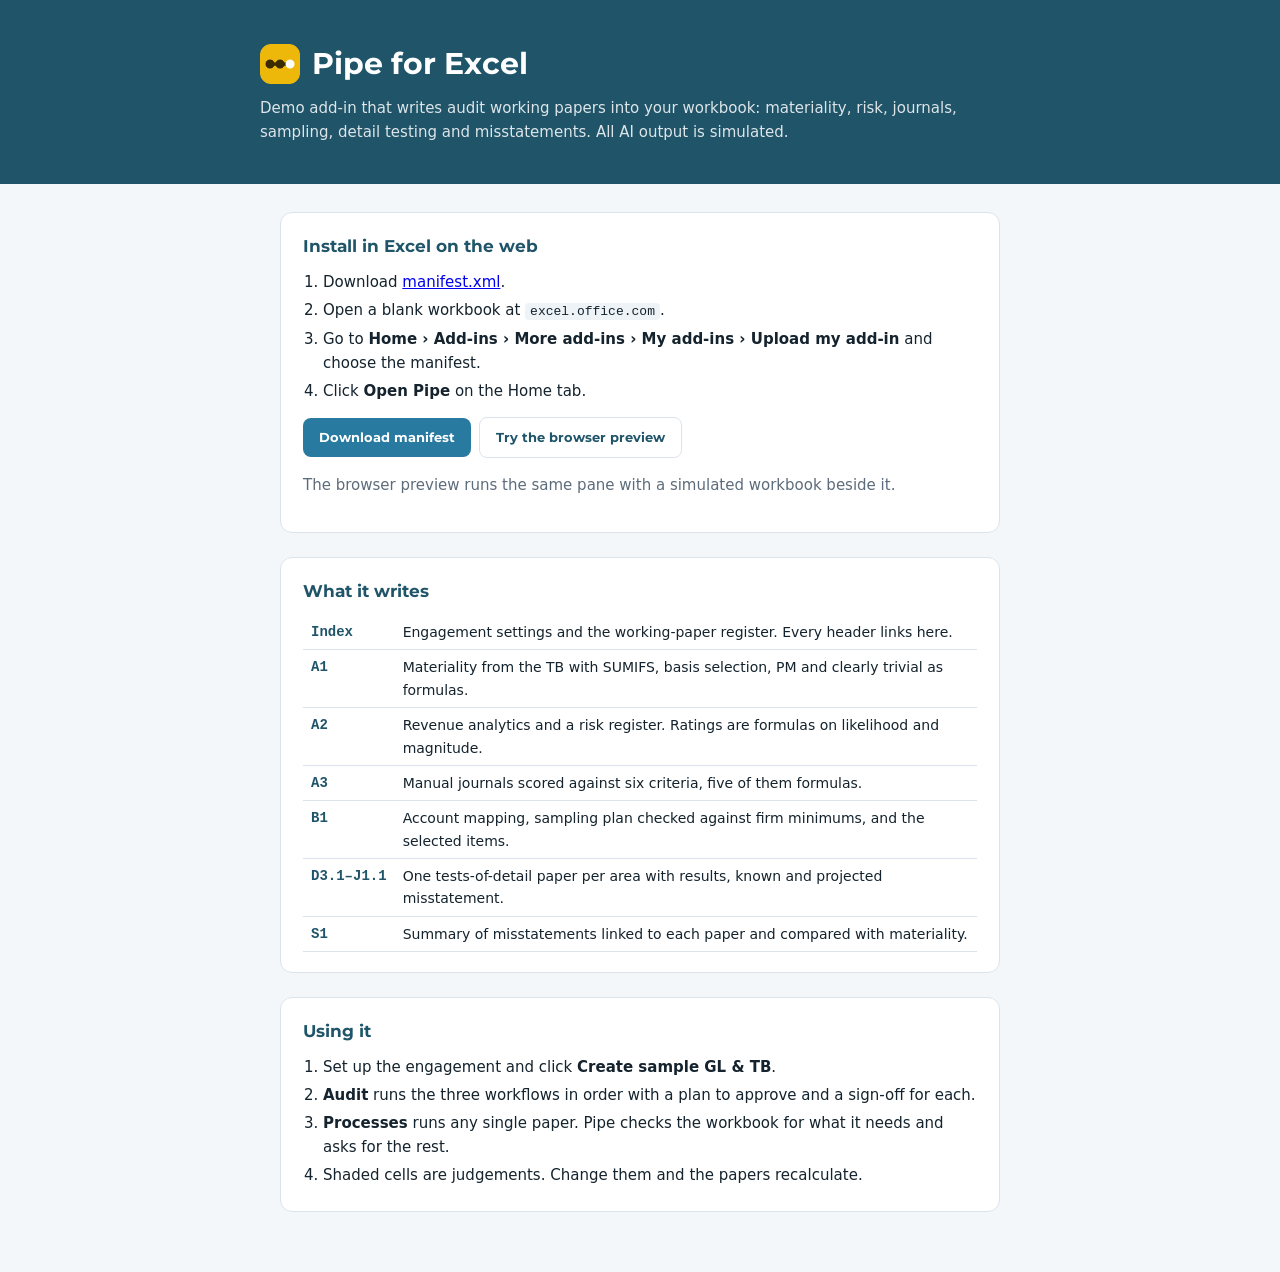
<file: index.html>
<!doctype html>
<html lang="en">
<head>
<meta charset="utf-8">
<meta name="viewport" content="width=device-width, initial-scale=1">
<title>Pipe for Excel</title>
<link rel="stylesheet" href="https://fonts.googleapis.com/css2?family=Montserrat:wght@600;700;800&display=swap">
<style>
:root{--bg:#f3f7fa;--fg:#14232d;--muted:#5d6c7b;--brand:#297aa0;--ink:#1f5469;--gold:#eeb80b;--line:#dbe4ec}
*{box-sizing:border-box}
body{margin:0;background:var(--bg);color:var(--fg);font:15px/1.6 'Segoe UI',system-ui,sans-serif}
header{background:var(--ink);color:#fff;padding:40px max(20px,env(safe-area-inset-left))}
header div,main{max-width:760px;margin:0 auto}
h1,h2{font-family:Montserrat,system-ui,sans-serif;margin:0}
h1{font-size:30px;display:flex;align-items:center;gap:12px}
header p{opacity:.85;margin:8px 0 0}
main{padding:28px max(20px,env(safe-area-inset-left)) 60px;display:flex;flex-direction:column;gap:24px}
section{background:#fff;border:1px solid var(--line);border-radius:12px;padding:20px 22px}
h2{font-size:17px;margin-bottom:10px;color:var(--ink)}
ol{margin:0;padding-left:20px}
li{margin:4px 0}
code{background:#eef3f7;padding:1px 5px;border-radius:4px;font-size:13px}
a.btn{display:inline-block;background:var(--brand);color:#fff;text-decoration:none;font-family:Montserrat,sans-serif;font-weight:700;font-size:13px;padding:9px 16px;border-radius:8px;margin-right:8px}
a.btn.alt{background:#fff;color:var(--ink);border:1px solid var(--line)}
.muted{color:var(--muted)}
table{border-collapse:collapse;width:100%;font-size:14px}
td{padding:6px 8px;border-bottom:1px solid var(--line);vertical-align:top}
td:first-child{font-family:Consolas,monospace;font-weight:700;color:var(--ink);white-space:nowrap}
</style>
</head>
<body>
<header><div>
  <h1><img src="assets/icon-64.png" width="40" height="40" alt="">Pipe for Excel</h1>
  <p>Demo add-in that writes audit working papers into your workbook: materiality, risk, journals, sampling, detail testing and misstatements. All AI output is simulated.</p>
</div></header>
<main>
  <section>
    <h2>Install in Excel on the web</h2>
    <ol>
      <li>Download <a href="manifest.xml" download>manifest.xml</a>.</li>
      <li>Open a blank workbook at <code>excel.office.com</code>.</li>
      <li>Go to <b>Home › Add-ins › More add-ins › My add-ins › Upload my add-in</b> and choose the manifest.</li>
      <li>Click <b>Open Pipe</b> on the Home tab.</li>
    </ol>
    <p style="margin-top:14px"><a class="btn" href="manifest.xml" download>Download manifest</a><a class="btn alt" href="taskpane.html">Try the browser preview</a></p>
    <p class="muted">The browser preview runs the same pane with a simulated workbook beside it.</p>
  </section>
  <section>
    <h2>What it writes</h2>
    <table>
      <tr><td>Index</td><td>Engagement settings and the working-paper register. Every header links here.</td></tr>
      <tr><td>A1</td><td>Materiality from the TB with SUMIFS, basis selection, PM and clearly trivial as formulas.</td></tr>
      <tr><td>A2</td><td>Revenue analytics and a risk register. Ratings are formulas on likelihood and magnitude.</td></tr>
      <tr><td>A3</td><td>Manual journals scored against six criteria, five of them formulas.</td></tr>
      <tr><td>B1</td><td>Account mapping, sampling plan checked against firm minimums, and the selected items.</td></tr>
      <tr><td>D3.1–J1.1</td><td>One tests-of-detail paper per area with results, known and projected misstatement.</td></tr>
      <tr><td>S1</td><td>Summary of misstatements linked to each paper and compared with materiality.</td></tr>
    </table>
  </section>
  <section>
    <h2>Using it</h2>
    <ol>
      <li>Set up the engagement and click <b>Create sample GL &amp; TB</b>.</li>
      <li><b>Audit</b> runs the three workflows in order with a plan to approve and a sign-off for each.</li>
      <li><b>Processes</b> runs any single paper. Pipe checks the workbook for what it needs and asks for the rest.</li>
      <li>Shaded cells are judgements. Change them and the papers recalculate.</li>
    </ol>
  </section>
</main>
</body>
</html>
</file>
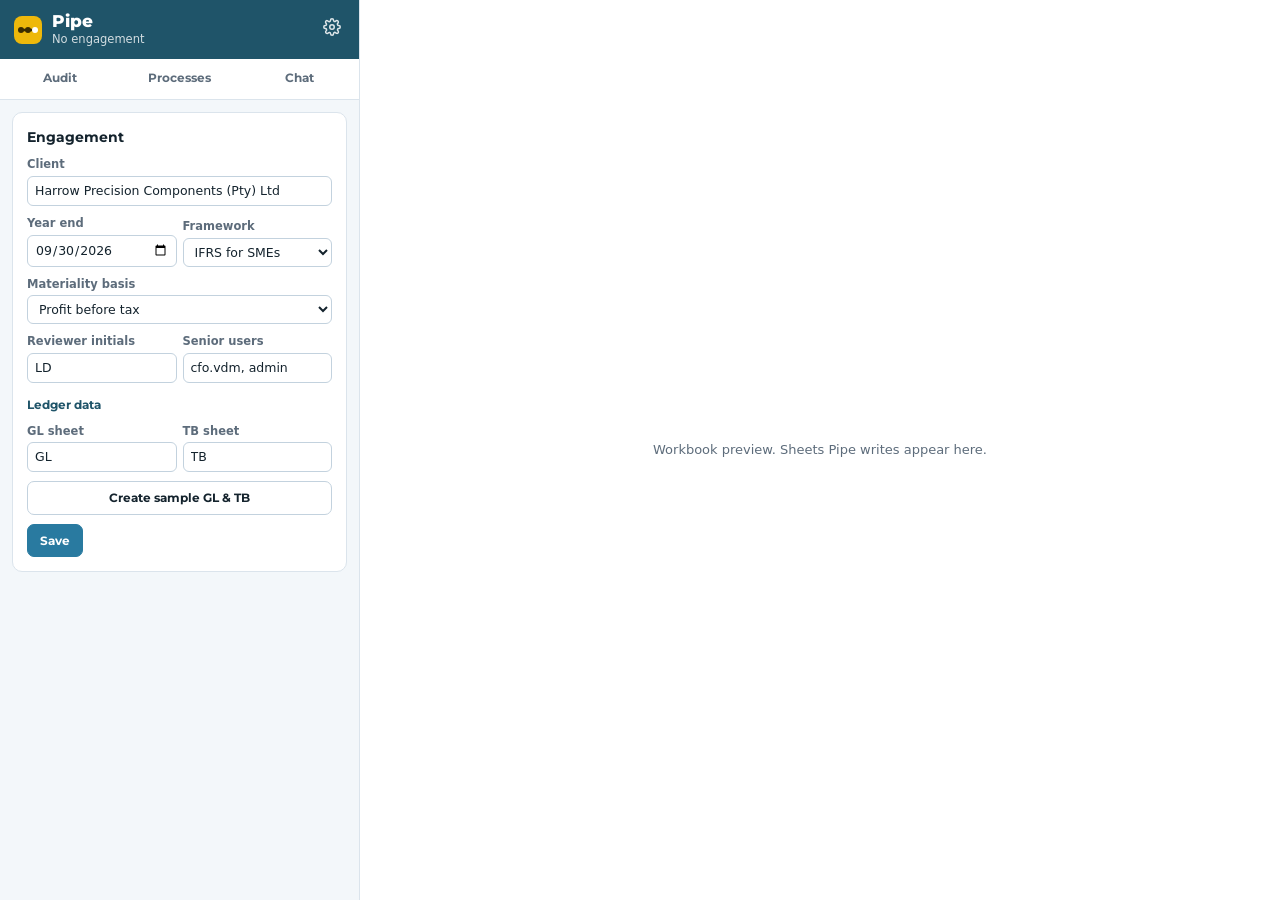
<file: taskpane.html>
<!doctype html>
<html lang="en">
<head>
<meta charset="utf-8">
<meta name="viewport" content="width=device-width, initial-scale=1">
<title>Pipe</title>
<link rel="preconnect" href="https://fonts.googleapis.com">
<link rel="stylesheet" href="https://fonts.googleapis.com/css2?family=Montserrat:wght@600;700;800&display=swap">
<link rel="stylesheet" href="taskpane.css">
<script src="https://appsforoffice.microsoft.com/lib/1/hosted/office.js"></script>
</head>
<body>
<div id="app">
  <div class="pane">
    <header class="top">
      <svg width="28" height="28" viewBox="0 0 28 28" aria-hidden="true"><rect width="28" height="28" rx="8" fill="#eeb80b"/><path d="M6 14h16" stroke="#3b2c00" stroke-width="2.4" stroke-linecap="round"/><circle cx="7" cy="14" r="3" fill="#3b2c00"/><circle cx="14" cy="14" r="3" fill="#3b2c00"/><circle cx="21" cy="14" r="3" fill="#fff"/></svg>
      <div class="brand"><b>Pipe</b><span id="client">No engagement</span></div>
      <button class="icon" data-act="open-setup" title="Engagement settings" aria-label="Engagement settings">
        <svg width="18" height="18" viewBox="0 0 24 24" fill="none" stroke="currentColor" stroke-width="2"><circle cx="12" cy="12" r="3"/><path d="M19.4 15a1.7 1.7 0 0 0 .3 1.8l.1.1a2 2 0 1 1-2.8 2.8l-.1-.1a1.7 1.7 0 0 0-1.8-.3 1.7 1.7 0 0 0-1 1.5V21a2 2 0 1 1-4 0v-.1a1.7 1.7 0 0 0-1.1-1.5 1.7 1.7 0 0 0-1.8.3l-.1.1a2 2 0 1 1-2.8-2.8l.1-.1a1.7 1.7 0 0 0 .3-1.8 1.7 1.7 0 0 0-1.5-1H3a2 2 0 1 1 0-4h.1a1.7 1.7 0 0 0 1.5-1.1 1.7 1.7 0 0 0-.3-1.8l-.1-.1a2 2 0 1 1 2.8-2.8l.1.1a1.7 1.7 0 0 0 1.8.3H9a1.7 1.7 0 0 0 1-1.5V3a2 2 0 1 1 4 0v.1a1.7 1.7 0 0 0 1 1.5 1.7 1.7 0 0 0 1.8-.3l.1-.1a2 2 0 1 1 2.8 2.8l-.1.1a1.7 1.7 0 0 0-.3 1.8V9a1.7 1.7 0 0 0 1.5 1H21a2 2 0 1 1 0 4h-.1a1.7 1.7 0 0 0-1.5 1z"/></svg>
      </button>
    </header>
    <nav class="tabs">
      <button data-act="tab" data-tab="audit">Audit</button>
      <button data-act="tab" data-tab="procs">Processes</button>
      <button data-act="tab" data-tab="chat">Chat</button>
    </nav>
    <main id="main"></main>
    <div class="toast" id="toast" role="status"></div>
  </div>
  <section id="preview" aria-label="Workbook preview"></section>
</div>
<script src="js/data.js"></script>
<script src="js/xl.js"></script>
<script src="js/wp.js"></script>
<script src="js/app.js"></script>
</body>
</html>
</file>
<file: taskpane.css>
:root{
  --bg:#f3f7fa; --surface:#fff; --line:#dbe4ec; --line-2:#c3d2de; --fg:#14232d; --muted:#5d6c7b;
  --brand:#297aa0; --brand-ink:#1f5469; --brand-soft:#e3eef5; --gold:#eeb80b; --gold-soft:#fdf3d3;
  --ok:#2f8f5b; --ok-soft:#e2f3ea; --warn:#a86b0c; --warn-soft:#fbefd9; --bad:#c62828;
  --display:'Montserrat',system-ui,-apple-system,'Segoe UI',sans-serif;
  --body:'Segoe UI',system-ui,-apple-system,Roboto,sans-serif;
}
*{box-sizing:border-box}
html,body{height:100%;margin:0}
body{font-family:var(--body);font-size:13px;line-height:1.45;color:var(--fg);background:var(--bg)}
button,input,select{font:inherit;color:inherit}
:focus-visible{outline:2px solid var(--brand);outline-offset:1px}
#app{height:100%;display:flex}
.pane{flex:1;display:flex;flex-direction:column;min-width:0;position:relative;background:var(--bg)}
body.preview .pane{flex:0 0 360px;border-right:1px solid var(--line)}
#preview{display:none}
body.preview #preview{display:flex;flex-direction:column;flex:1;min-width:0;background:#fff}
#app.busy{cursor:progress}
#app.busy .pane{opacity:.7;pointer-events:none}

.top{display:flex;align-items:center;gap:10px;padding:12px 14px;background:var(--brand-ink);color:#fff}
.brand{flex:1;min-width:0;display:flex;flex-direction:column}
.brand b{font-family:var(--display);font-weight:800;font-size:17px;line-height:1.1}
.brand span{font-size:11.5px;opacity:.8;white-space:nowrap;overflow:hidden;text-overflow:ellipsis}
.icon{background:none;border:0;color:#fff;opacity:.85;cursor:pointer;padding:4px;border-radius:6px}
.icon:hover{opacity:1;background:rgba(255,255,255,.12)}
.tabs{display:flex;background:var(--surface);border-bottom:1px solid var(--line)}
.tabs button{flex:1;border:0;background:none;padding:10px 4px;font-family:var(--display);font-weight:700;font-size:12px;color:var(--muted);cursor:pointer;border-bottom:2px solid transparent;position:relative}
.tabs button.on{color:var(--brand-ink);border-bottom-color:var(--brand)}
.tabs button.dot::after{content:"";position:absolute;top:8px;right:22%;width:7px;height:7px;border-radius:50%;background:var(--gold)}
#main{flex:1;overflow-y:auto;padding:12px;display:flex;flex-direction:column;gap:10px}

.btn{border:1px solid var(--line-2);background:var(--surface);border-radius:7px;padding:7px 12px;font-family:var(--display);font-weight:700;font-size:12px;cursor:pointer;white-space:nowrap}
.btn:hover{border-color:var(--brand)}
.btn.primary{background:var(--brand);border-color:var(--brand);color:#fff}
.btn.primary:hover{background:var(--brand-ink)}
.btn.ghost{border-color:transparent;background:none}
.btn.sm{padding:4px 9px;font-size:11.5px}
.link{border:0;background:none;color:var(--brand);font-weight:600;cursor:pointer;padding:0;font-size:12.5px}
.pill{font-size:10.5px;font-weight:700;border-radius:99px;padding:2px 8px;background:#eef3f7;color:var(--muted);white-space:nowrap}
.pill.ok{background:var(--ok-soft);color:var(--ok)} .pill.warn{background:var(--warn-soft);color:var(--warn)}
.pill.info{background:var(--brand-soft);color:var(--brand-ink)} .pill.ai{background:var(--gold-soft);color:#7a5c00}
.muted{color:var(--muted);margin:0}
.intro{font-size:12.5px}

.unit{background:var(--surface);border:1px solid var(--line);border-radius:10px;overflow:hidden}
.unit.locked{background:#f7f9fb}
.unit.review,.unit.plan,.unit.ctx{border-color:var(--brand)}
.unit header{display:flex;align-items:center;gap:10px;padding:11px 12px}
.unit.proc header{cursor:pointer}
.unit header > div{flex:1;min-width:0}
.unit header b{font-family:var(--display);font-weight:700;font-size:13px;display:block}
.unit header small{color:var(--muted);font-size:11px}
.unit .n{width:22px;height:22px;border-radius:50%;display:grid;place-items:center;background:var(--brand-soft);color:var(--brand-ink);font-family:var(--display);font-weight:700;font-size:11px;flex:none}
.unit.done .n{background:var(--ok);color:#fff}
.unit .ref{font-family:Consolas,monospace;font-size:11px;font-weight:700;color:var(--brand-ink);background:var(--brand-soft);border-radius:4px;padding:1px 6px;flex:none}
.ub{padding:0 12px 12px;display:flex;flex-direction:column;gap:10px}
.acts{display:flex;gap:6px;flex-wrap:wrap}
.res{margin:0;font-size:12.5px}
.signed{margin:0;color:var(--ok);font-weight:700;font-size:12px}
.chips{display:flex;gap:5px;flex-wrap:wrap}
.chip{border:1px solid var(--line-2);background:var(--surface);border-radius:99px;padding:2px 9px;font-size:11.5px;cursor:pointer}
.chip:hover{border-color:var(--brand);color:var(--brand-ink)}
.err{margin:0;color:var(--bad);font-size:12px}

.needs{list-style:none;margin:0;padding:0;display:flex;flex-direction:column;gap:8px}
.needs li{display:grid;grid-template-columns:18px minmax(0,1fr);gap:8px}
.needs i{width:18px;height:18px;border-radius:50%;display:grid;place-items:center;font-style:normal;font-size:10px;font-weight:700;background:var(--ok);color:#fff;margin-top:1px}
.needs li.ask i{background:var(--gold);color:#3b2c00}
.needs li > div{display:flex;flex-direction:column;gap:5px;min-width:0}
.needs b{font-weight:600}
.needs span{color:var(--muted);font-size:12px}
.needs .hint{font-size:12px}
.row{display:flex;gap:6px;flex-wrap:wrap;align-items:flex-end}
.row > *{flex:1;min-width:110px}
label{display:flex;flex-direction:column;gap:3px;font-size:11.5px;font-weight:600;color:var(--muted)}
input,select{border:1px solid var(--line-2);border-radius:6px;padding:5px 7px;background:#fff;font-size:12.5px;color:var(--fg);font-weight:400;min-width:0;width:100%}
.grid5{display:grid;grid-template-columns:repeat(auto-fill,minmax(96px,1fr));gap:6px}
table.mini{border-collapse:collapse;font-size:11.5px;width:100%}
table.mini th{text-align:left;color:var(--muted);font-weight:600;padding:2px}
table.mini td{padding:2px}
table.mini input{padding:3px 4px;font-size:11.5px}
.sizes{display:grid;grid-template-columns:repeat(auto-fill,minmax(70px,1fr));gap:6px;padding:8px;background:var(--gold-soft);border-radius:8px}
.sizes b{grid-column:1/-1;font-size:12px}
.sizes input{text-align:right}
.bar{height:5px;border-radius:9px;background:#eef3f7;overflow:hidden}
.bar i{display:block;height:100%;background:var(--gold);transition:width .3s}

.steps{margin:0;padding:0;list-style:none;display:flex;flex-direction:column;gap:5px;counter-reset:s}
.steps .grp{font-family:var(--display);font-weight:700;font-size:11px;color:var(--brand-ink);text-transform:uppercase;letter-spacing:.05em;margin-top:4px}
.steps li{counter-increment:s;padding-left:22px;position:relative;font-size:12.5px}
.steps li::before{content:counter(s);position:absolute;left:0;top:1px;width:16px;height:16px;border-radius:50%;background:var(--brand-soft);color:var(--brand-ink);font-size:9.5px;font-weight:700;display:grid;place-items:center}
.steps.live li{color:var(--muted)}
.steps.live li.d{color:var(--fg)}
.steps.live li.d::before{content:"✓";background:var(--ok);color:#fff}
.steps.live li.a{color:var(--fg);font-weight:600}
.steps.live li.a::before{content:"";border:2px solid var(--gold);border-top-color:transparent;background:none;animation:spin .8s linear infinite;width:12px;height:12px}
.spin{display:inline-block;width:11px;height:11px;border:2px solid var(--gold);border-top-color:transparent;border-radius:50%;animation:spin .8s linear infinite;margin-right:6px;vertical-align:-1px}
@keyframes spin{to{transform:rotate(360deg)}}

.setup{display:flex;flex-direction:column;gap:9px;background:var(--surface);border:1px solid var(--line);border-radius:10px;padding:14px}
.setup h2,.setup h3{margin:0;font-family:var(--display);font-size:14px}
.setup h3{font-size:12px;margin-top:4px;color:var(--brand-ink)}
.empty{text-align:center;padding:30px 10px;display:flex;flex-direction:column;align-items:center;gap:10px}

.chat{display:flex;flex-direction:column;gap:8px;flex:1;min-height:0;margin:-12px;padding:12px;height:calc(100% + 24px)}
.msgs{flex:1;overflow-y:auto;display:flex;flex-direction:column;gap:8px;min-height:0}
.m{max-width:90%;padding:8px 11px;border-radius:10px;font-size:12.5px}
.m p{margin:0} .m p + p{margin-top:5px}
.m .li{padding-left:12px;position:relative} .m .li::before{content:"•";position:absolute;left:2px}
.m.ai{background:var(--surface);border:1px solid var(--line);align-self:flex-start}
.m.me{background:var(--brand);color:#fff;align-self:flex-end}
.sugg{display:flex;gap:5px;flex-wrap:wrap}
.sugg button{border:1px solid var(--line-2);background:var(--surface);border-radius:99px;padding:3px 9px;font-size:11.5px;cursor:pointer}
.sugg button:hover{border-color:var(--gold);background:var(--gold-soft)}
#chat-form{display:flex;gap:6px}

.toast{position:absolute;left:12px;right:12px;bottom:12px;background:var(--fg);color:#fff;padding:8px 12px;border-radius:8px;font-size:12px;font-weight:600;opacity:0;transform:translateY(8px);transition:all .2s;pointer-events:none}
.toast.show{opacity:1;transform:none}

/* Preview workbook */
.pv-empty{margin:auto;color:var(--muted);padding:20px;text-align:center}
.pv-tabs{display:flex;gap:2px;padding:6px 6px 0;background:#eef3f7;overflow-x:auto;border-bottom:1px solid var(--line)}
.pv-tabs button{border:1px solid var(--line);border-bottom:0;background:#f7f9fb;padding:5px 10px;font-size:11.5px;cursor:pointer;border-radius:5px 5px 0 0;white-space:nowrap}
.pv-tabs button.on{background:#fff;font-weight:700}
.pv-grid{flex:1;overflow:auto}
table.grid{border-collapse:collapse;font-size:11.5px;table-layout:fixed}
table.grid th{background:#f3f5f7;color:#6b7b88;font-weight:500;border:1px solid #e3e8ec;padding:1px 4px;position:sticky;top:0;font-size:10.5px}
table.grid tr th:first-child{position:sticky;left:0;width:34px;z-index:1}
table.grid td{border:1px solid #eef1f3;padding:2px 4px;white-space:nowrap;overflow:visible;max-width:0;vertical-align:top}
.fx{color:#297aa0;font-family:Consolas,monospace;font-size:10.5px}
@media (prefers-reduced-motion: reduce){*{animation-duration:.01ms!important;transition:none!important}}
</file>
